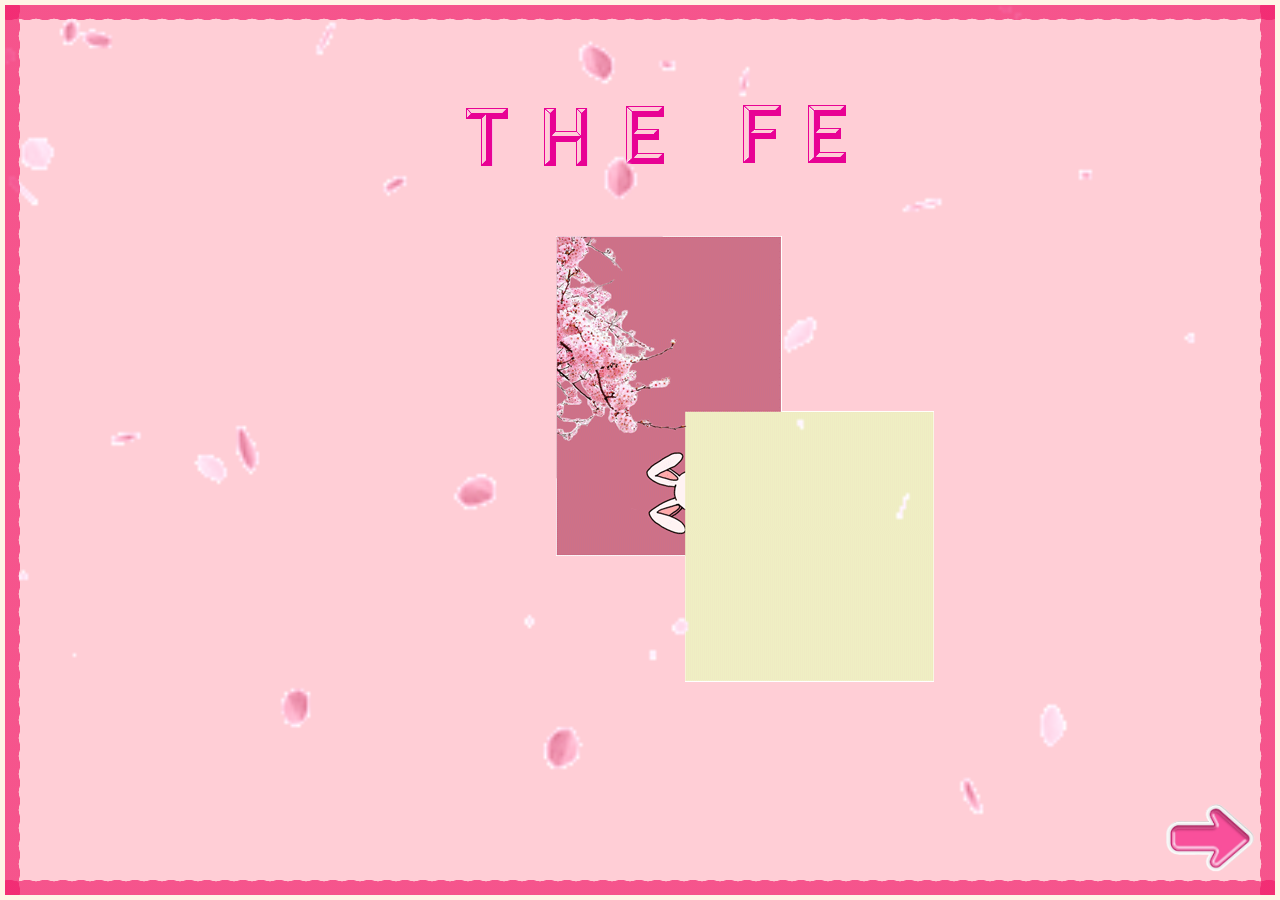
<file: index.html>
<!DOCTYPE html>
<html>
    <head>
        <meta charset="utf-8">
        <meta http-equiv="X-UA-Compatible" content="IE=edge">
        <title>the feed</title>
        <meta name="description" content="">
        <meta name="viewport" content="width=device-width, initial-scale=1">
        <link rel="stylesheet" href="css/index.css">
    </head>

   <body>    
        <img class="words" src="img/words.gif">

        <a class="gif" href="main.html">
            <img src="img/rabbit_hello.gif">
            <img class="arrow2" src="img/arrow_2.gif">
        </a>

        <img class="flower" src="img/flower_falling.gif" alt="flower">

    </body>

    </html>
</file>
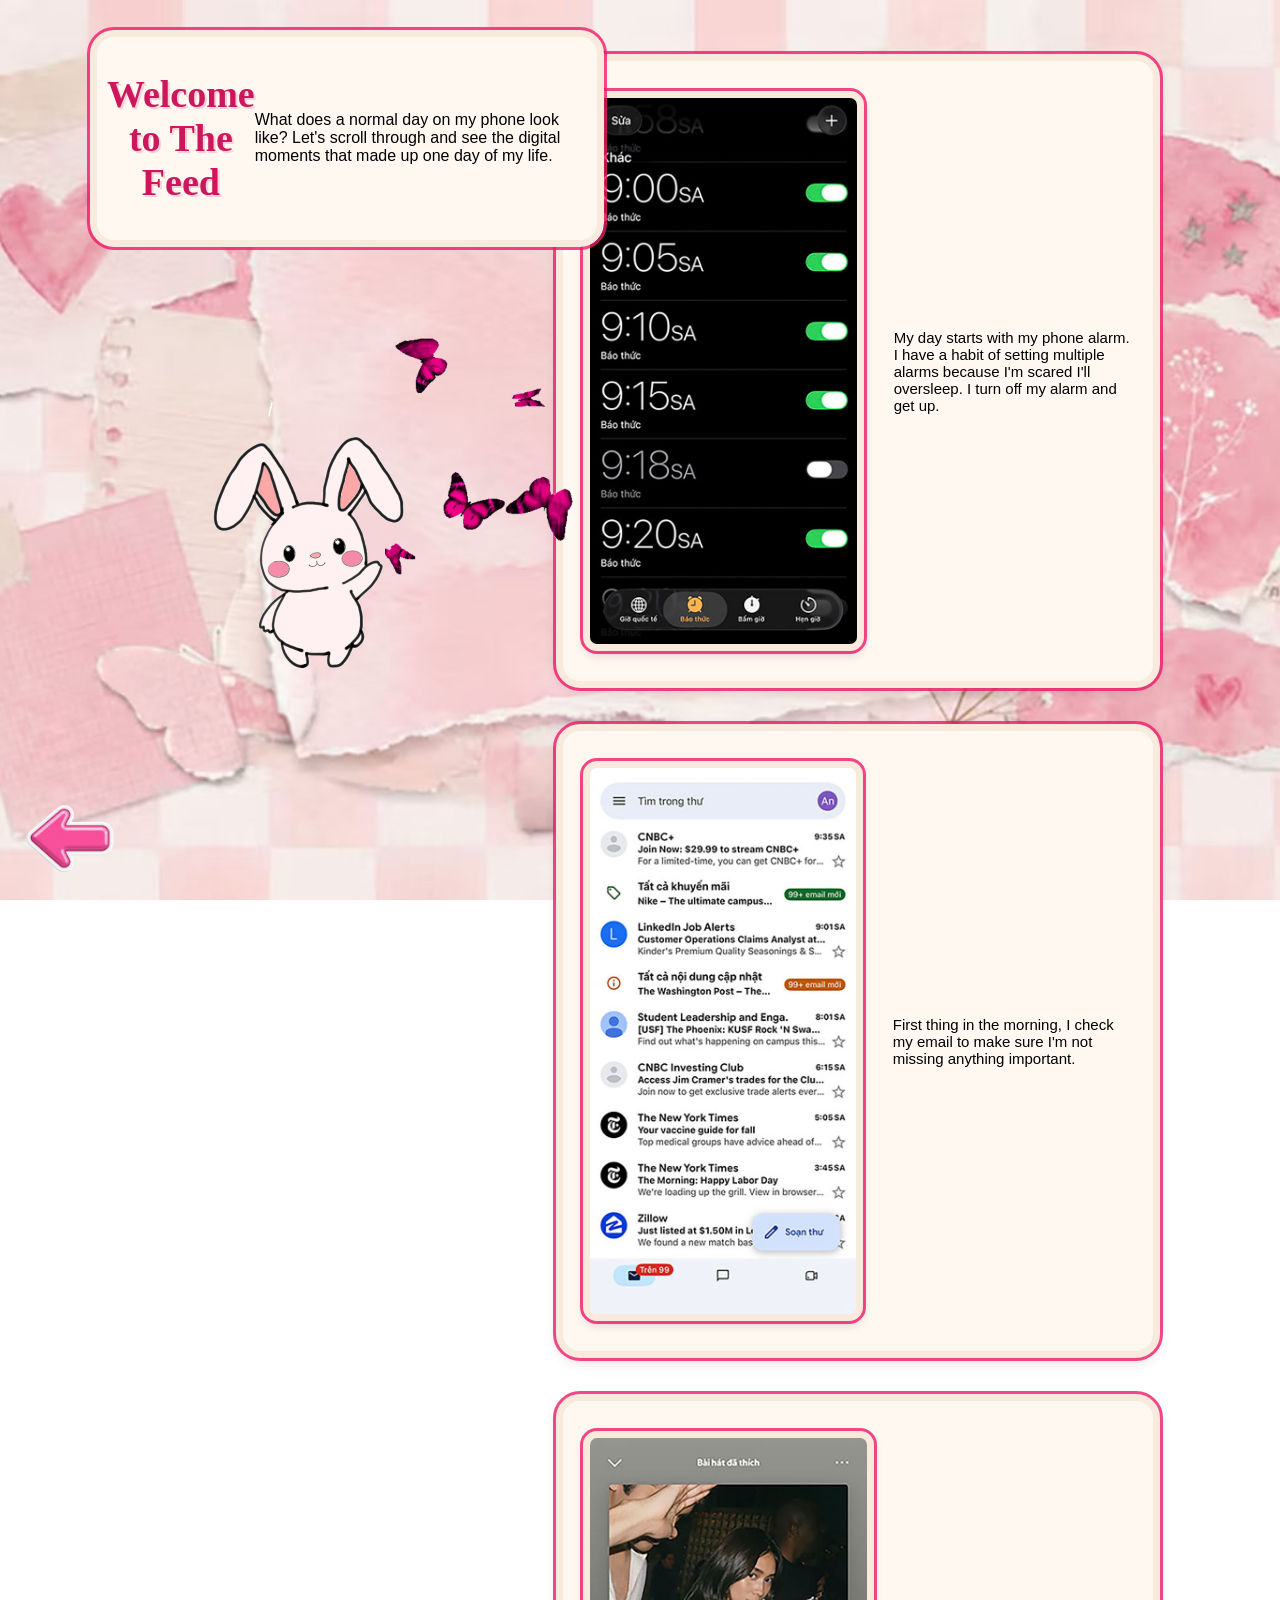
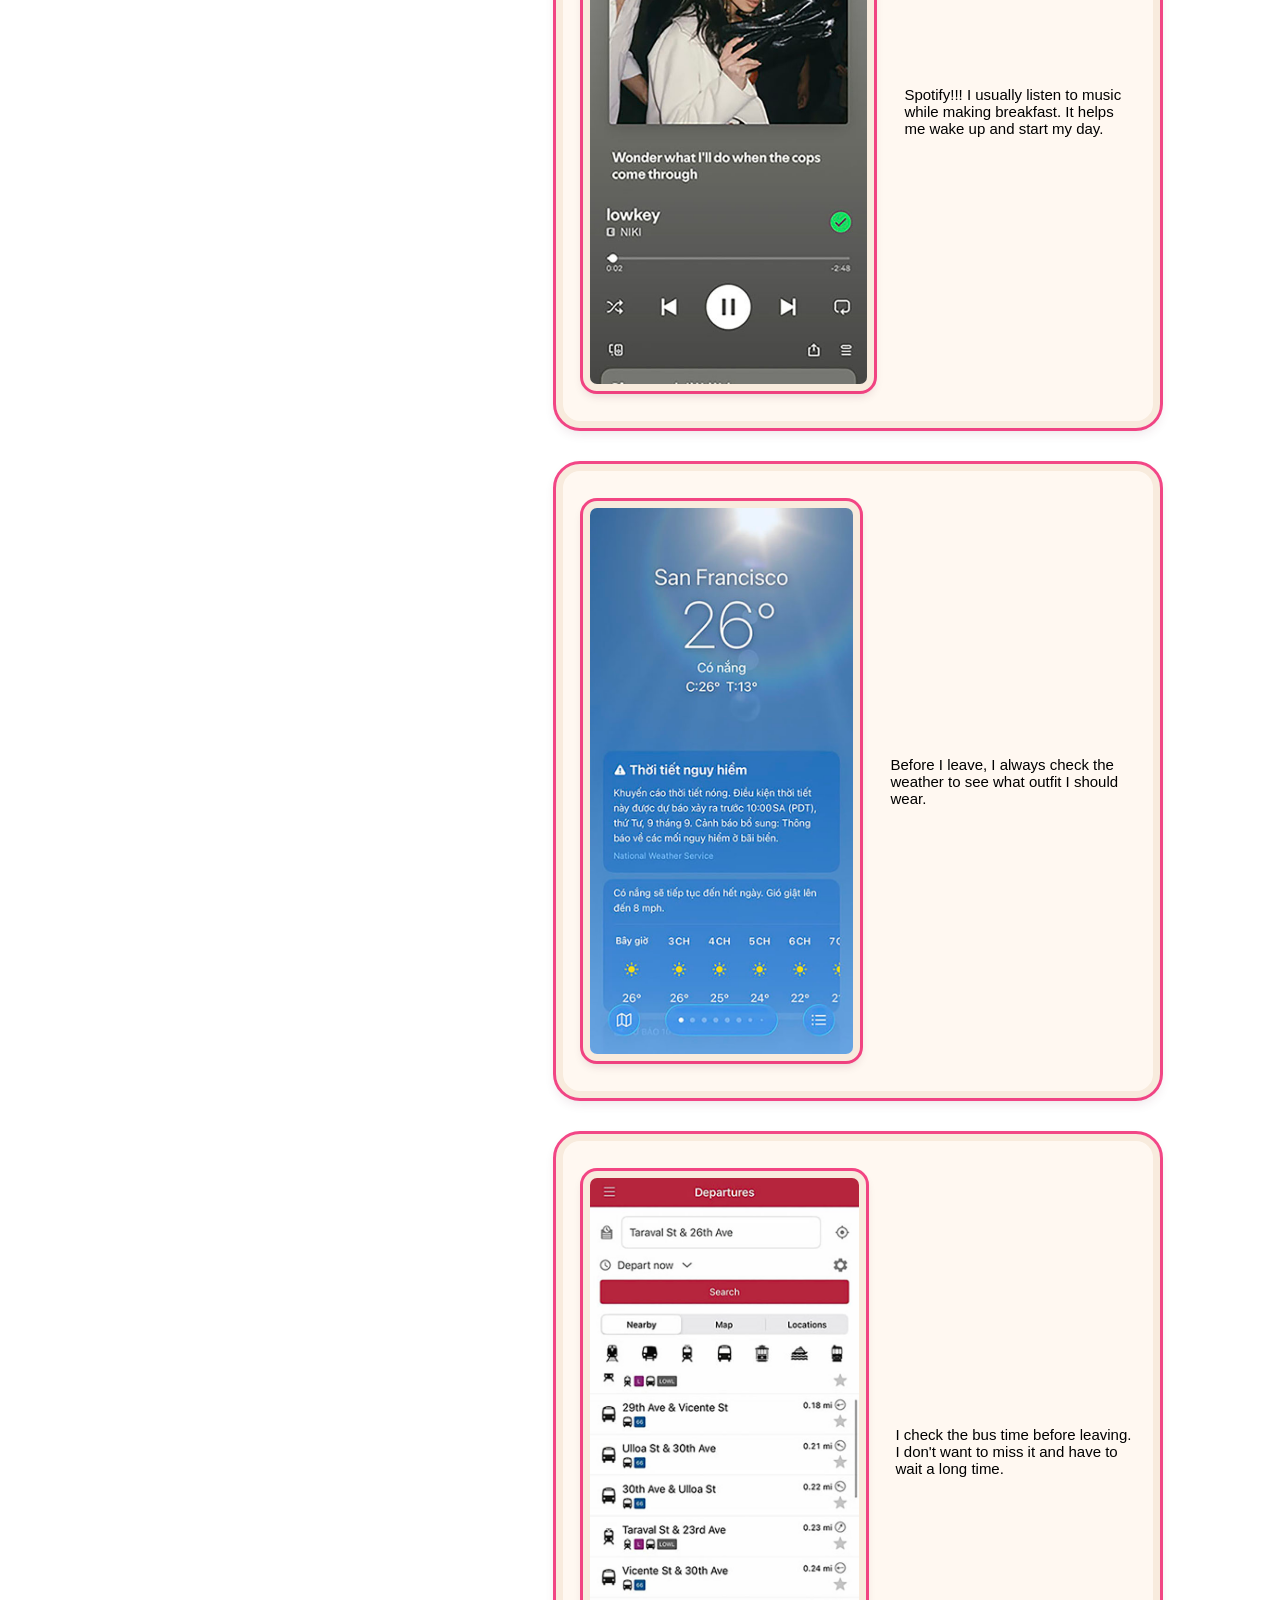
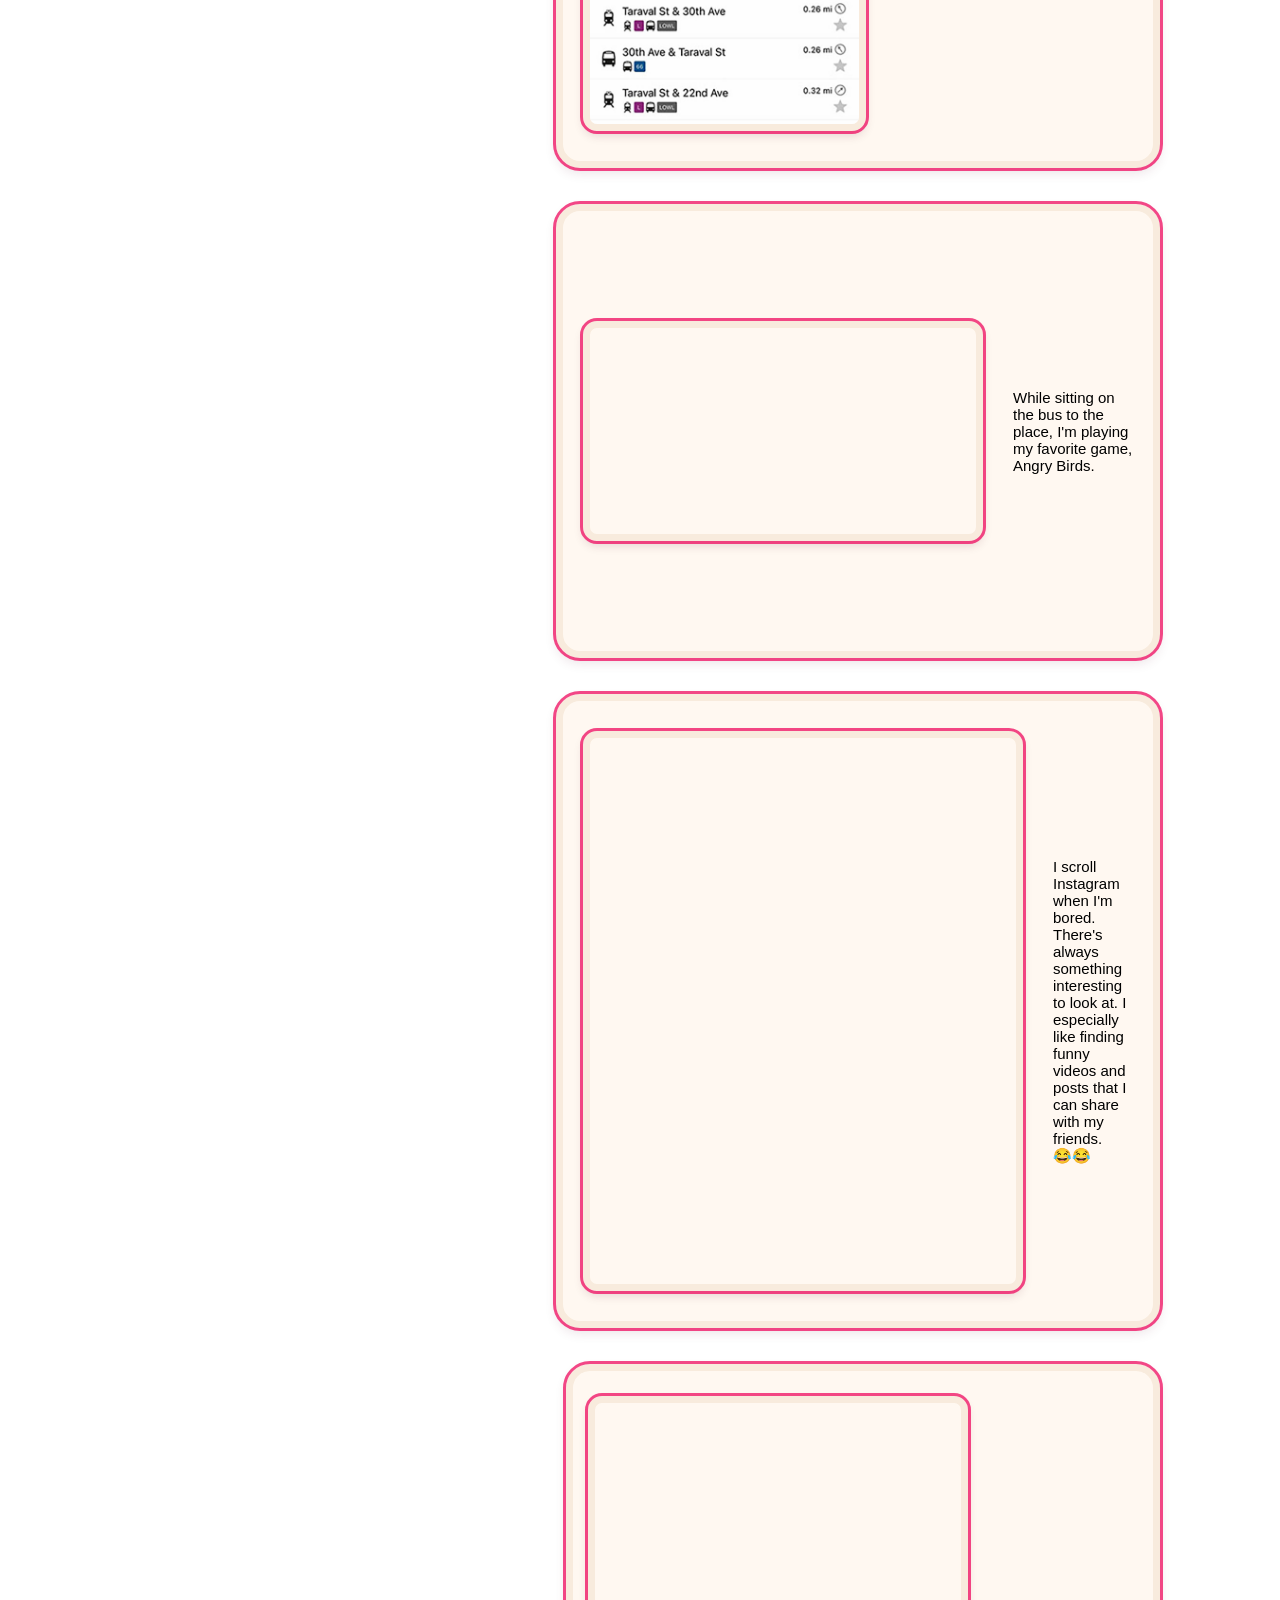
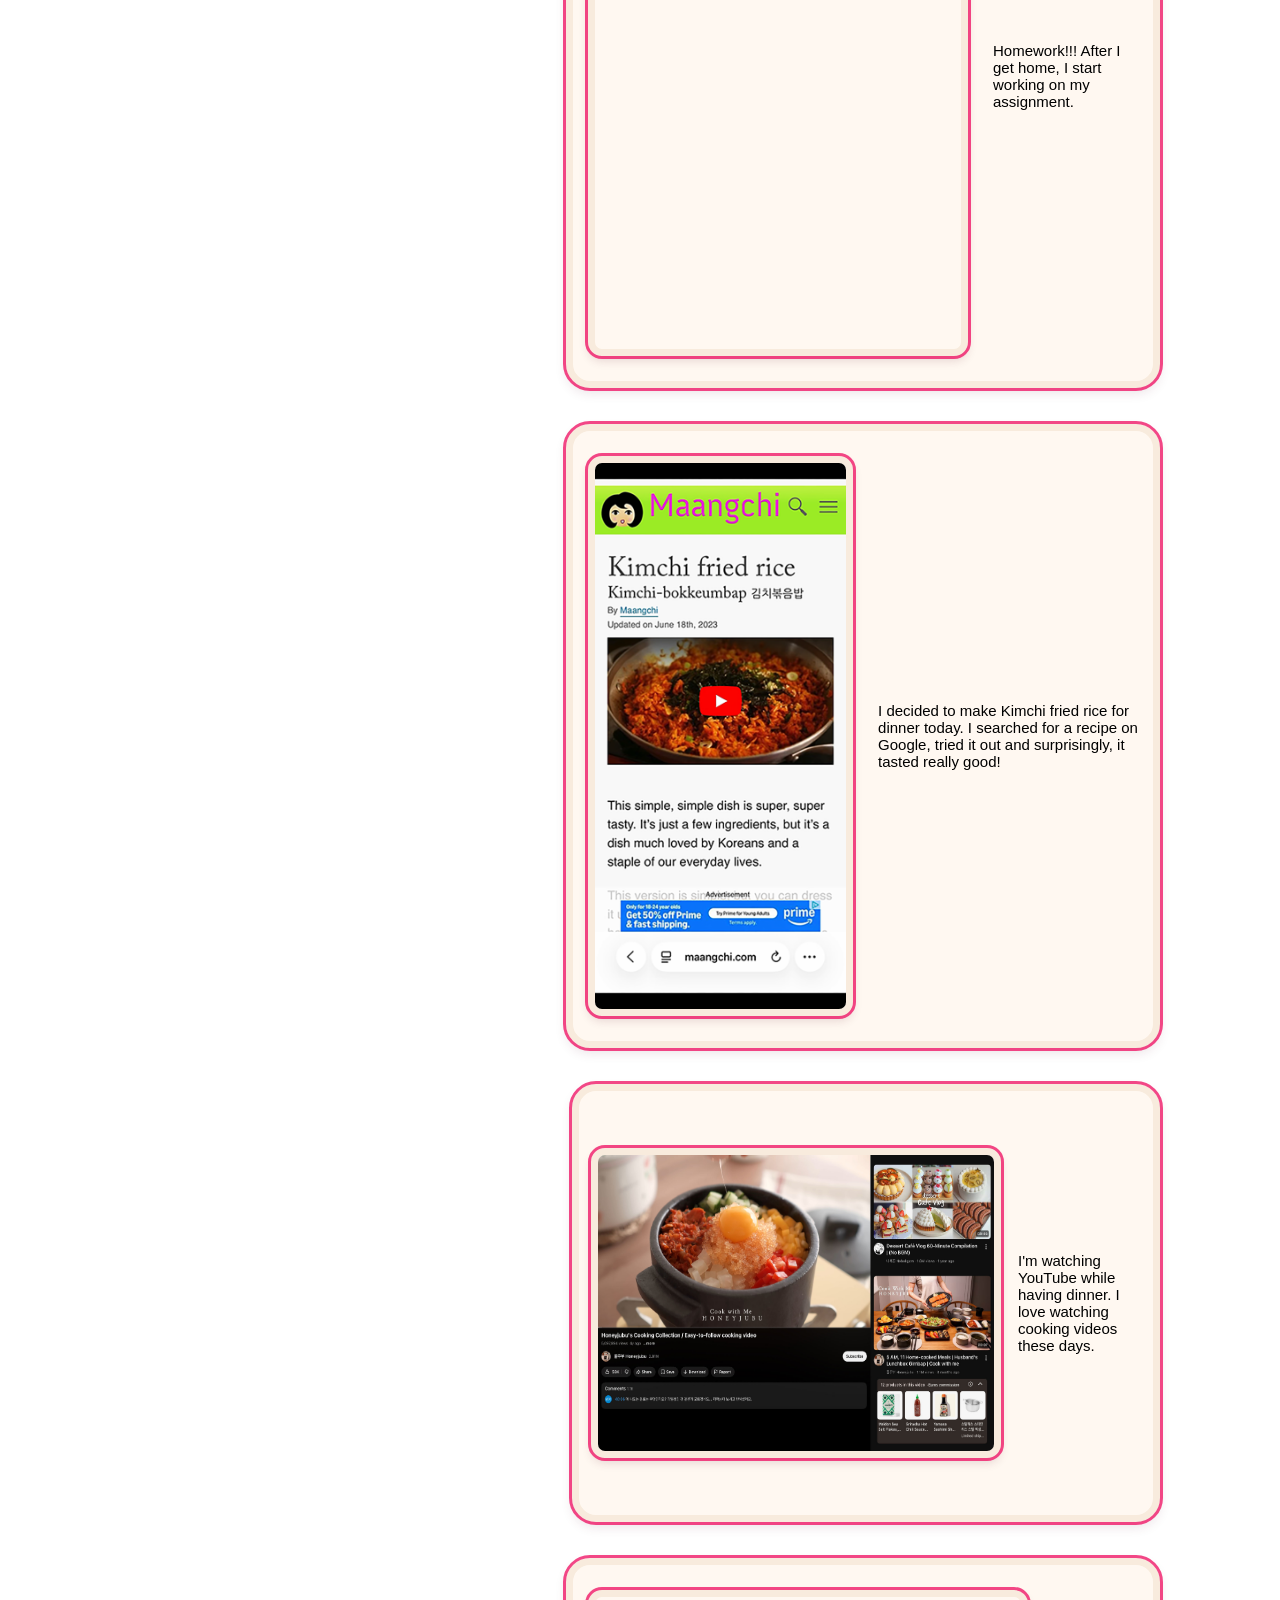
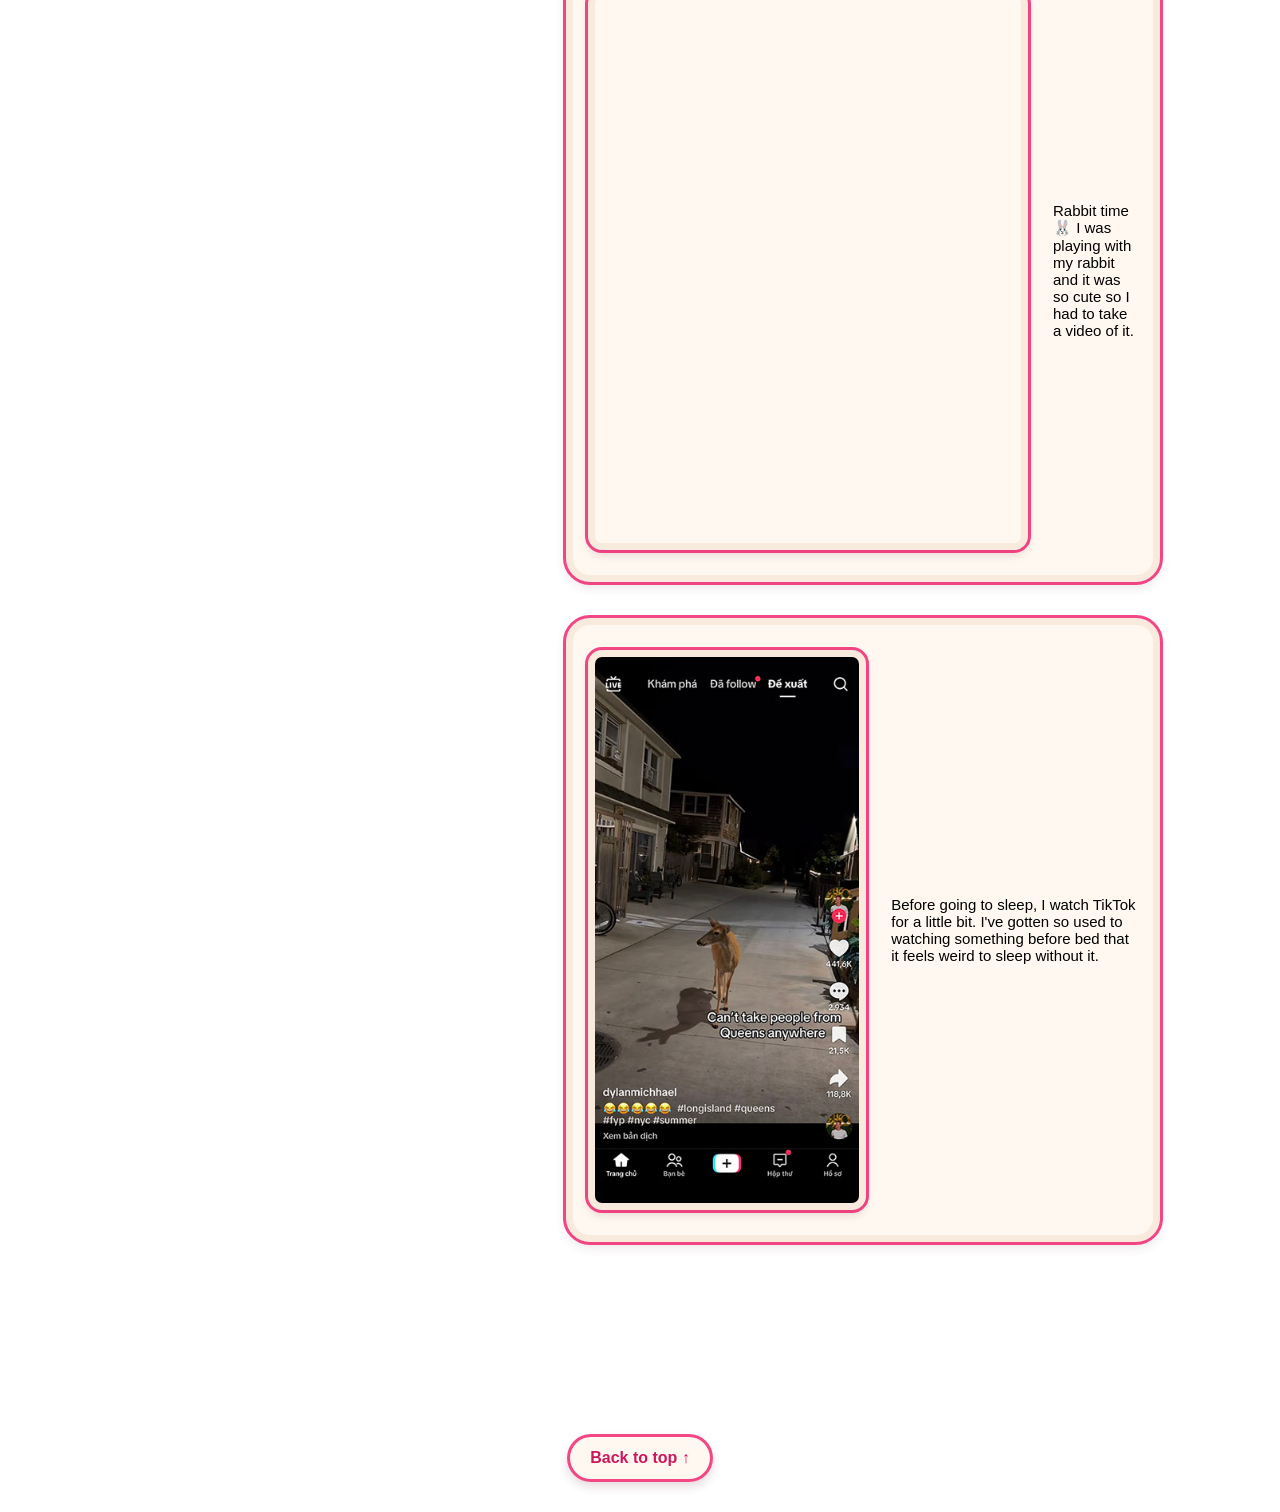
<file: main.html>
<!DOCTYPE html>

<html>
    <head>
        <meta charset="utf-8">
        <meta http-equiv="X-UA-Compatible" content="IE=edge">
        <title>the feed</title>
        <meta name="description" content="">
        <meta name="viewport" content="width=device-width, initial-scale=1">
        <link rel="stylesheet" href="css/style.css">
    </head>
    <body id="top">
        <br>
        <br>
        <br>

        <div class="head">
        <h1> <strong> Welcome to The Feed </strong> </h1>
        <p>What does a normal day on my phone look like? Let's scroll through and see the digital moments that made up one day of my life. 
        </p>
        </div>

        <div class="p1">
        <img src="img/alarm.jpg" alt="Alarm Clock">
        
        <p> My day starts with my phone alarm.
        I have a habit of setting multiple alarms because I'm scared I'll oversleep.
        I turn off my alarm and get up. </p>
        </div>
        <br>
        <br>
        <div class="p2">
       <img src="img/gmail.jpg" alt="Cheking Gmail">
        
        <p> First thing in the morning, I check my email 
        to make sure I'm not missing anything important. </p>
        </div>
        <br>
        <br>

        <div class="p3">
        <img src="img/music.jpg" alt="Listening to Music">

        <p> Spotify!!! I usually listen to music while making breakfast. 
        It helps me wake up and start my day.</p>
        </div>
        <br>
        <br>

        <div class="p4">
        <img src="img/weather.jpg" alt="Checking Weather">

        <p> Before I leave, I always check the weather 
        to see what outfit I should wear. </p>
        </div>
        <br>
        <br>

        <div class="p5">
        <img src="img/bus.jpg" alt="Checking Bus Time">

        <p>  I check the bus time before leaving. 
        I don't want to miss it and have to wait a long time. </p>
        </div>
        <br>
        <br>

        <div class="p6">
        <video src="img/GAME.mov" autoplay loop muted aria-label=“playing game”></video>

        <p> While sitting on the bus to the place, I'm playing
        my favorite game, Angry Birds. </p>
        </div>
        <br>
        <br>

         <div class="p7">
        <video src="img/Instagram.mov" autoplay loop muted aria-label=“scroll insta”></video>

        <p> I scroll Instagram when I'm bored. There's always something interesting to look at. I especially like finding funny videos and posts that I can share with my friends. <br>
        😂😂</p>
        </div>
        <br>
        <br>
        
        <div class="p8">
        <video src="img/homework.mov" autoplay loop muted aria-label=“doing homework”></video>

        <p>Homework!!! After I get home, I start working on my assignment. </p>
        </div>
        <br>
        <br>

        <div class="p9">
        <img src="img/rice.PNG" alt="Making Kimchi Fried Rice">

        <p>I decided to make Kimchi fried rice for dinner today. 
        I searched for a recipe on Google, tried it out and surprisingly, it tasted really good!</p>
        </div>
        <br>
        <br>

        <div class="p10">
        <img class = "youtube" src="img/youtube.jpg" alt="Watching YouTube">

        <p>I'm watching YouTube while having dinner. 
         I love watching cooking videos these days. </p>
        </div>
        <br>
        <br>

        <div class="p11">
        <video src="img/rabbit.mov" autoplay loop muted aria-label=“playing with rabbit”></video>

        <p>Rabbit time 🐰 I was playing with my rabbit 
        and it was so cute so I had to take a video of it. </p>
        </div>
        <br>
        <br>

        <div class="p12">
        <img src="img/tiktok.jpg" alt="Watching TikTok">

        <p> Before going to sleep, I watch TikTok for a little bit.
        I've gotten so used to watching something before bed that it feels weird to sleep without it. </p>
        </div>

        <a href="index.html">
            <img class="arrow" src="img/arrow.gif" alt="arrow signal">
        </a>

        <img class="rabbit2" src="img/rabbit2.gif" alt="Rabbit">

        <img class="butterfly_2" src="img/butterfly_2.gif" alt="Butterfly">

        <br>
        <br>
        <br>
        <br>
        <br>
        <br>
        <br>
        <br>
        <br>

        <a class="scroll_button" href="#top"> Back to top ↑ </a>

    </body>
</html>
</file>
<file: css/index.css>
.words{
    margin-left: 370px;
    margin-top: 55px;
    position: relative;
    z-index: 0;
}

.gif {
    width: 120px;
    height: auto;
    display: block;
    margin-left: 370px;
    position: relative;
    z-index: 1;
}

body{
    background-color: rgb(255, 206, 214);
    border: 0;
    box-sizing: border-box;
    margin: 0;
    min-height: 100vh;
}

body::before{
    content: "";
    position: fixed;
    inset: 0;
    pointer-events: none;
    z-index: 2;
    box-shadow: inset 0 0 0 5px #fff4e6;
    background:
        radial-gradient(ellipse 18px 10px at 9px 10px, rgba(241, 27, 105, 0.68) 96%, transparent 100%) repeat-x top left / 18px 20px,
        radial-gradient(ellipse 18px 10px at 9px 10px, rgba(241, 27, 105, 0.68) 96%, transparent 100%) repeat-x bottom left / 18px 20px,
        radial-gradient(ellipse 10px 18px at 10px 9px, rgba(241, 27, 105, 0.68) 96%, transparent 100%) repeat-y top left / 20px 18px,
        radial-gradient(ellipse 10px 18px at 10px 9px, rgba(241, 27, 105, 0.68) 96%, transparent 100%) repeat-y top right / 20px 18px;
}

.arrow2{
    position: fixed;
    right: 20px;
    bottom: 15px;
    width: 100px;
    height: auto;
    margin: 0px;
    z-index: 2;
    border: none;
    outline: none;
    border-radius: 0px;
    box-shadow: none;
}

.flower{
    position: fixed;
    inset: 0;
    width: 100vw;
    height: 100vh;
    object-fit: cover;
    border: none;
    outline: none;
    border-radius: 0;
    box-shadow: none;
    pointer-events: none;
    z-index: 1;
}
</file>
<file: css/style.css>
html{
    scroll-behavior: smooth;
}

body{
    background-image: url("../img/pink_scrapbook2.png");
    background-size: cover;
    background-position: center;
    background-repeat: no-repeat;
    background-attachment: fixed;
    margin: 0;
}

img,
video{
    border: 7px solid #f8ebdd;
    outline: 3px solid rgba(241, 27, 105, 0.8);
    border-radius: 14px;
    box-shadow: 0 5px 10px rgba(92, 25, 46, 0.15);
    box-sizing: border-box;
    transition: transform 0.25s ease;
}

img:hover,
video:hover{
    transform: scale(1.04);
}

.p1,
.p2,
.p3,
.p4,
.p5,
.p6,
.p7,
.p8,
.p9,
.p10,
.p11,
.p12{
    position: relative;
    box-shadow: 0 5px 12px rgba(92, 25, 46, 0.12);
    transition: transform 0.25s ease, box-shadow 0.25s ease,
        outline-offset 0.25s ease, outline-color 0.25s ease;
}

.sticker{
    position: absolute;
    top: -28px;
    right: -22px;
    z-index: 2;
    width: 98px;
    height: 98px;
    object-fit: contain;
    transform: rotate(15deg);
    border: none;
    outline: none;
    border-radius: 0;
    box-shadow: none;
    mix-blend-mode: multiply;
    pointer-events: none;
}

.p1:hover,
.p2:hover,
.p3:hover,
.p4:hover,
.p5:hover,
.p6:hover,
.p7:hover,
.p8:hover,
.p9:hover,
.p10:hover,
.p11:hover,
.p12:hover{
    transform: translateY(-9px);
    outline-color: rgba(190, 65, 105, 0.95);
    outline-offset: 4px;
    box-shadow: 0 16px 30px rgba(92, 25, 46, 0.28);
}


.head{
    display: flex;
    justify-content: center;
    align-items: center;
    padding: 10px;
    border: 7px solid #f8ebdd;
    outline: 3px solid rgba(241, 27, 105, 0.8);
    border-radius: 24px;
    width: 480px;
    margin-left: 90px;
    margin-right: auto;
    background-color: #fff8f1;
    position: fixed;
    top: 30px;
    left: 0;
    z-index: 10;
}

.head h1{
    font-family: fantasy;
    text-align: center;
    font-size: 38px;
    color: rgb(205, 23, 92);
    text-shadow: 2px 2px 0 rgba(241, 27, 105, 0.18);
}

.head p{
    font-family: Verdana, Geneva, Tahoma, sans-serif; 
    font-size: 16px;
    color: black;
}

.p1{
    background-color: #fff8f1;
    display: flex;
    align-items: center;
    gap: 30px;
    padding: 20px;
    border: 7px solid #f8ebdd;
    outline: 3px solid rgba(241, 27, 105, 0.8);
    border-radius: 24px;
    width: 550px;
    height: 580px;
    margin-left: auto;
    margin-right: 120px;
    font-size: 15px;
    font-family: Verdana, Geneva, Tahoma, sans-serif;
}

.p1 img{
        width: 440px;
        height: 560px;
    }

.p2{
    background-color: #fff8f1;
    display: flex;
    align-items: center;
    gap: 30px;
    padding: 20px;
    border: 7px solid #f8ebdd;
    outline: 3px solid rgba(241, 27, 105, 0.8);
    border-radius: 24px;
    width: 550px;
    height: 580px;
    margin-left: auto;
    margin-right: 120px;
    font-size: 15px;
    font-family: Verdana, Geneva, Tahoma, sans-serif;
}

.p2 img{
        width: 440px;
        height: 560px;
    }

.p3{
    background-color: #fff8f1;
    display: flex;
    align-items: center;
    gap: 30px;
    padding: 20px;
    border: 7px solid #f8ebdd;
    outline: 3px solid rgba(241, 27, 105, 0.8);
    border-radius: 24px;
    width: 550px;
    height: 580px;
    margin-left: auto;
    margin-right: 120px;
    font-size: 15px;
    font-family: Verdana, Geneva, Tahoma, sans-serif;
}
.p3 img{
        width: 440px;
        height: 560px;
    }

.p4{
    background-color: #fff8f1;
    display: flex;
    align-items: center;
    gap: 30px;
    padding: 20px;
    border: 7px solid #f8ebdd;
    outline: 3px solid rgba(241, 27, 105, 0.8);
    border-radius: 24px;
    width: 550px;
    height: 580px;
    margin-left: auto;
    margin-right: 120px;
    font-size: 15px;
    font-family: Verdana, Geneva, Tahoma, sans-serif;
}

.p4 img{
        width: 440px;
        height: 560px;
    }

.p5{
    background-color: #fff8f1;
    display: flex;
    align-items: center;
    gap: 30px;
    padding: 20px;
    border: 7px solid #f8ebdd;
    outline: 3px solid rgba(241, 27, 105, 0.8);
    border-radius: 24px;
    width: 550px;
    height: 580px;
    margin-left: auto;
    margin-right: 120px;
    font-size: 15px;
    font-family: Verdana, Geneva, Tahoma, sans-serif;
}

.p5 img{
        width: 440px;
        height: 560px;
    }

.p6{
    background-color: #fff8f1;
    display: flex;
    align-items: center;
    gap: 30px;
    padding: 20px;
    border: 7px solid #f8ebdd;
    outline: 3px solid rgba(241, 27, 105, 0.8);
    border-radius: 24px;
    width: 550px;
    height: 400px;
    margin-left: auto;
    margin-right: 120px;
    font-size: 15px;
    font-family: Verdana, Geneva, Tahoma, sans-serif;
}

.p6 video{
    width: 400px;
    height: 220px;
}

.p7{
    background-color: #fff8f1;
    display: flex;
    align-items: center;
    gap: 30px;
    padding: 20px;
    border: 7px solid #f8ebdd;
    outline: 3px solid rgba(241, 27, 105, 0.8);
    border-radius: 24px;
    width: 550px;
    height: 580px;
    margin-left: auto;
    margin-right: 120px;
    font-size: 15px;
    font-family: Verdana, Geneva, Tahoma, sans-serif;
}

.p8{
    background-color: #fff8f1;
    display: flex;
    align-items: center;
    gap: 25px;
    padding: 15px;
    border: 7px solid #f8ebdd;
    outline: 3px solid rgba(241, 27, 105, 0.8);
    border-radius: 24px;
    width: 550px;
    height: 580px;
    margin-left: auto;
    margin-right: 120px;
    font-size: 15px;
    font-family: Verdana, Geneva, Tahoma, sans-serif;
}

.p8 video{
        width: 380px;
        height: 560px;
    }

.p9{
    background-color: #fff8f1;
    display: flex;
    align-items: center;
    gap: 25px;
    padding: 15px;
    border: 7px solid #f8ebdd;
    outline: 3px solid rgba(241, 27, 105, 0.8);
    border-radius: 24px;
    width: 550px;
    height: 580px;
    margin-left: auto;
    margin-right: 120px;
    font-size: 15px;
    font-family: Verdana, Geneva, Tahoma, sans-serif;
}

.p9 img{
        width: 440px;
        height: 560px;
    }

.p10{
    background-color: #fff8f1;
    display: flex;
    align-items: center;
    gap: 17px;
    padding: 12px;
    border: 7px solid #f8ebdd;
    outline: 3px solid rgba(241, 27, 105, 0.8);
    border-radius: 24px;
    width: 550px;
    height: 400px;
    margin-left: auto;
    margin-right: 120px;
    font-size: 15px;
    font-family: Verdana, Geneva, Tahoma, sans-serif;
}

.p10 img{
        width: 410px;
        height: 310px;
    }

.p11{
    background-color: #fff8f1;
    display: flex;
    align-items: center;
    gap: 25px;
    padding: 15px;
    border: 7px solid #f8ebdd;
    outline: 3px solid rgba(241, 27, 105, 0.8);
    border-radius: 24px;
    width: 550px;
    height: 580px;
    margin-left: auto;
    margin-right: 120px;
    font-size: 15px;
    font-family: Verdana, Geneva, Tahoma, sans-serif;
}

.p12{
    background-color: #fff8f1;
    display: flex;
    align-items: center;
    gap: 25px;
    padding: 15px;
    border: 7px solid #f8ebdd;
    outline: 3px solid rgba(241, 27, 105, 0.8);
    border-radius: 24px;
    width: 550px;
    height: 580px;
    margin-left: auto;
    margin-right: 120px;
    font-size: 15px;
    font-family: Verdana, Geneva, Tahoma, sans-serif;
}

.p12 img{
        width: 440px;
        height: 560px;
    }

video{
    width: 440px;
    height: 560px;
}

.arrow{
    position: fixed;
    left: 20px;
    bottom: 15px;
    width: 100px;
    height: auto;
    margin: 0px;
    z-index: 10px;
    border: none;
    outline: none;
    border-radius: 0px;
    box-shadow: none;
}

.rabbit2{
    position: fixed;
    left: 175px;
    top: 400px;
    width: 300px;
    height: auto;
    margin: 0px;
    z-index: 11;
    border: none;
    outline: none;
    border-radius: 0px;
    box-shadow: none;
}

.butterfly_2{
    position: fixed;
    left: 360px;
    top: 330px;
    width: 250px;
    height: auto;
    margin: 0px;
    z-index: 9;
    border: none;
    outline: none;
    border-radius: 0px;
    box-shadow: none;
    pointer-events: none;
}

.scroll_button{
    display: block;
    width: fit-content;
    margin: 30px auto;
    padding: 12px 20px;
    border: 3px solid rgba(241, 27, 105, 0.8);
    border-radius: 24px;
    background-color: #fff8f1;
    color: rgb(205, 23, 92);
    font-family: Verdana, Geneva, Tahoma, sans-serif;
    font-weight: bold;
    text-decoration: none;
    box-shadow: 0 5px 10px rgba(92, 25, 46, 0.15);
    transition: transform 0.25s ease, box-shadow 0.25s ease;
}

.scroll_button:hover{
    transform: translateY(-3px);
    box-shadow: 0 8px 16px rgba(92, 25, 46, 0.25);
}
</file>
